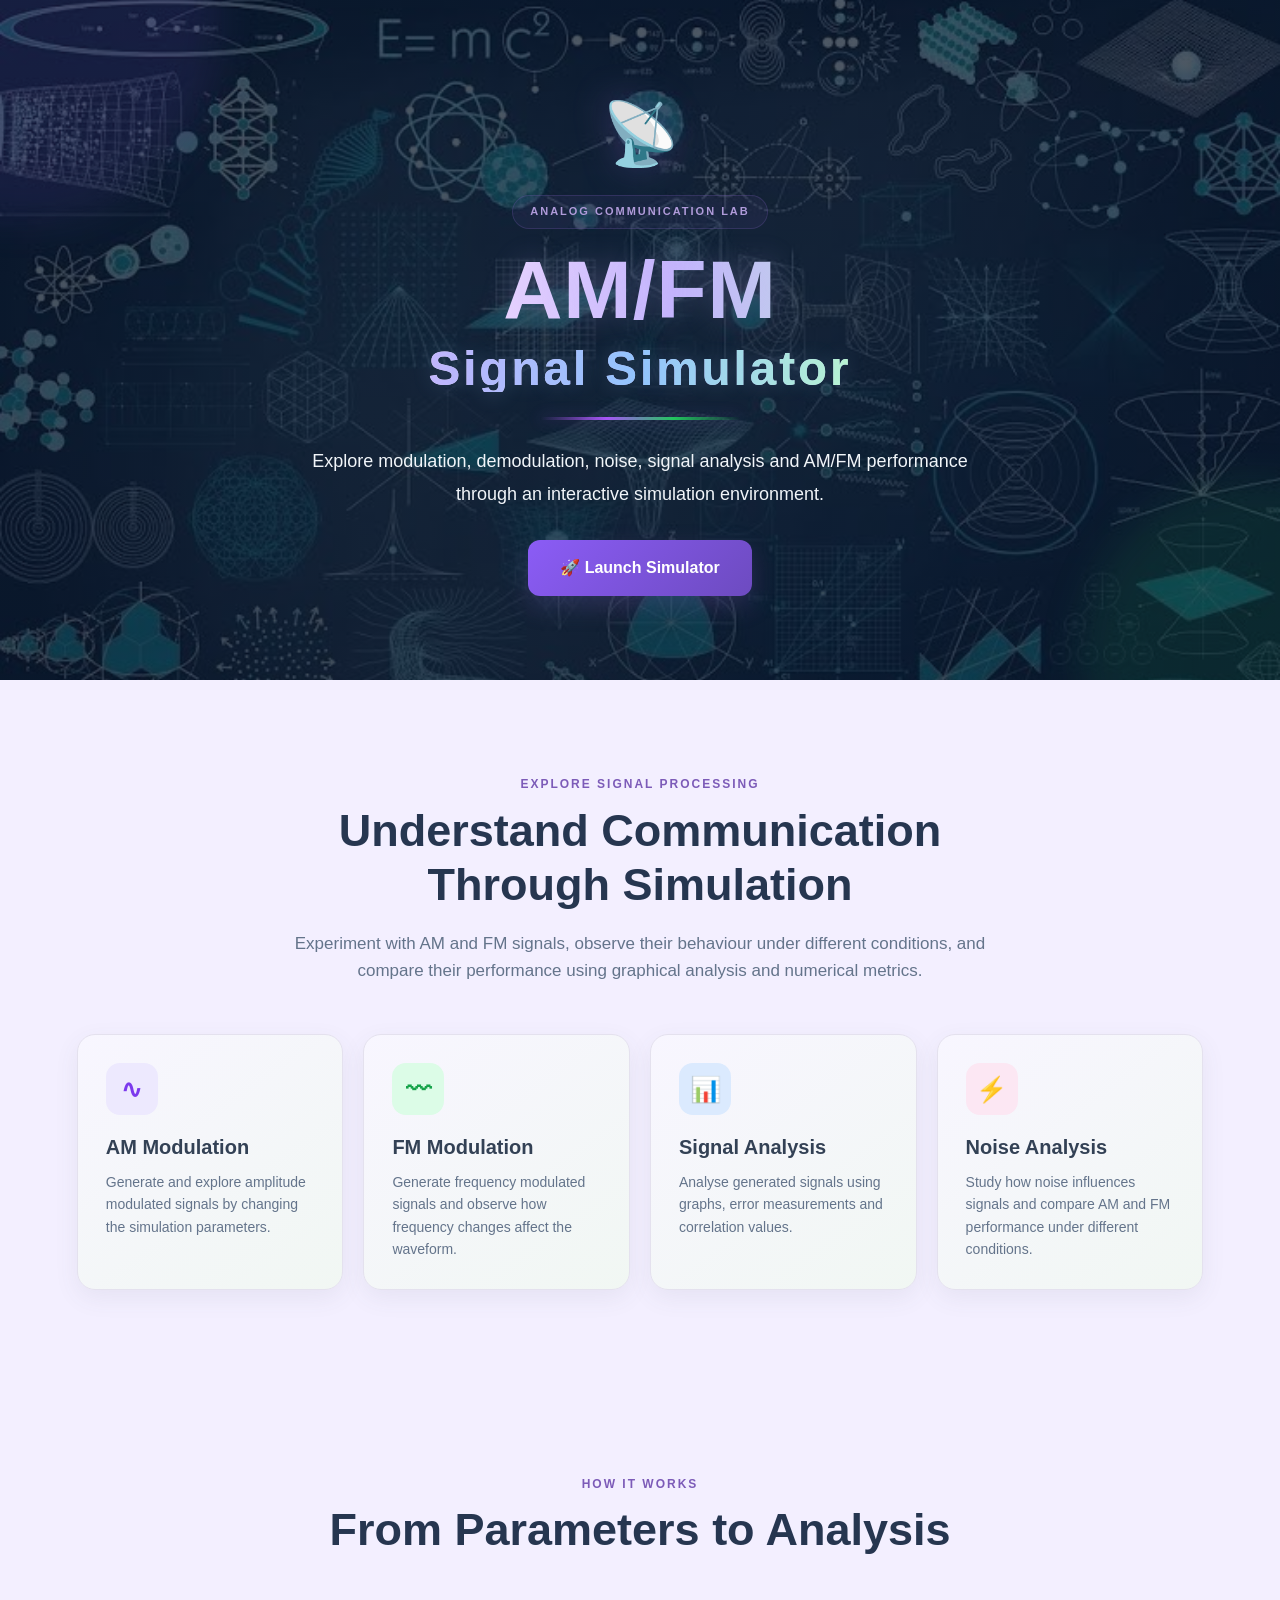
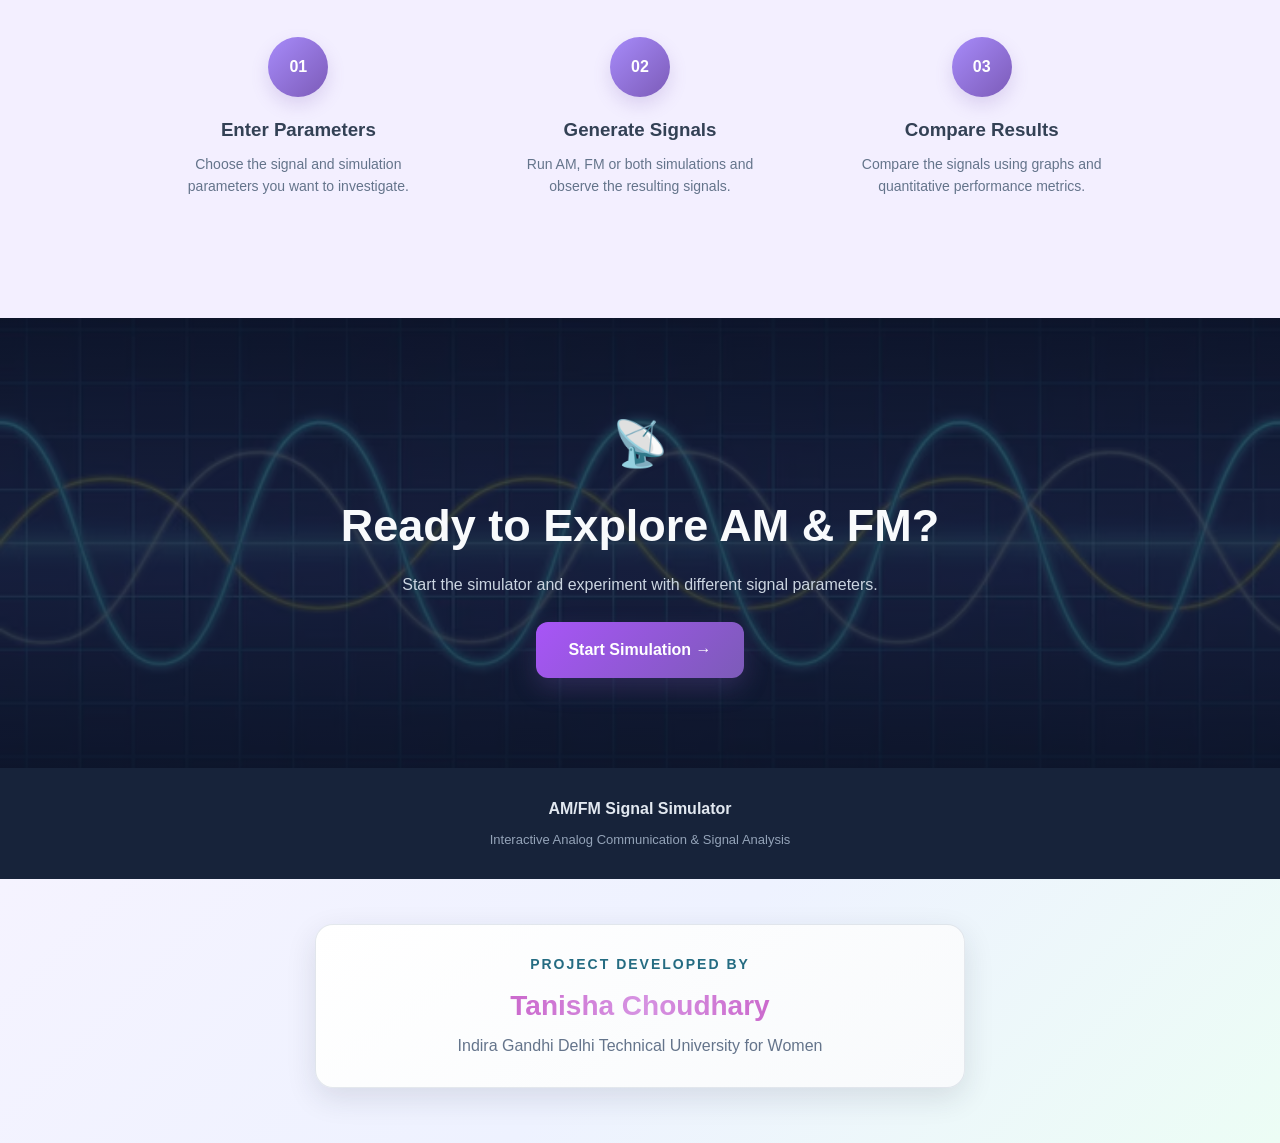
<file: index.html>
<!DOCTYPE html>
<html lang="en">

<head>
    <meta charset="UTF-8">
    <meta name="viewport" content="width=device-width, initial-scale=1.0">

    <title>AM/FM Signal Simulator</title>

    <link rel="stylesheet" href="landing.css">
</head>

<body>

    <!-- ==========================================
         HERO SECTION
    =========================================== -->

    <section class="hero">

        <div class="hero-content">

            <div class="hero-icon">
                📡
            </div>

            <div class="badge">
                ANALOG COMMUNICATION LAB
            </div>

            <h1>
                AM/FM
                <span>Signal Simulator</span>
            </h1>

            <div class="title-line"></div>

            <p class="hero-description">
                Explore modulation, demodulation, noise,
                signal analysis and AM/FM performance
                through an interactive simulation environment.
            </p>

            <a href="simulator.html" class="launch-button">
                🚀 Launch Simulator
            </a>

        </div>

    </section>


    <!-- ==========================================
         INTRODUCTION
    =========================================== -->

    <div class="explore-process-background">

<section class="intro">

        <div class="section-heading">

            <span>EXPLORE SIGNAL PROCESSING</span>

            <h2>
                Understand Communication
                Through Simulation
            </h2>

            <p>
                Experiment with AM and FM signals, observe
                their behaviour under different conditions,
                and compare their performance using
                graphical analysis and numerical metrics.
            </p>

        </div>


        <!-- ==========================================
             FEATURE CARDS
        =========================================== -->

        <div class="features">

            <a href="https://en.wikipedia.org/wiki/Amplitude_modulation"
               target="_blank"
               class="feature-card">

                <div class="feature-icon purple">
                    ∿
                </div>

                <h3>AM Modulation</h3>

                <p>
                    Generate and explore amplitude
                    modulated signals by changing
                    the simulation parameters.
                </p>

            </a>


            <a href="https://en.wikipedia.org/wiki/Frequency_modulation"
               target="_blank"
               class="feature-card">

                <div class="feature-icon green">
                    〰
                </div>

                <h3>FM Modulation</h3>

                <p>
                    Generate frequency modulated
                    signals and observe how frequency
                    changes affect the waveform.
                </p>

            </a>


            <a href="https://en.wikipedia.org/wiki/Signal_processing"
               target="_blank"
               class="feature-card">

                <div class="feature-icon blue">
                    📊
                </div>

                <h3>Signal Analysis</h3>

                <p>
                    Analyse generated signals using
                    graphs, error measurements and
                    correlation values.
                </p>

            </a>


            <a href="https://en.wikipedia.org/wiki/Noise"
               target="_blank"
               class="feature-card">

                <div class="feature-icon pink">
                    ⚡
                </div>

                <h3>Noise Analysis</h3>

                <p>
                    Study how noise influences signals
                    and compare AM and FM performance
                    under different conditions.
                </p>

            </a>

        </div>

    </section>


    <!-- ==========================================
         HOW IT WORKS
    =========================================== -->

    <section class="process">

        <div class="section-heading">

            <span>HOW IT WORKS</span>

            <h2>
                From Parameters to Analysis
            </h2>

        </div>


        <div class="steps">

            <div class="step">

                <div class="step-number">
                    01
                </div>

                <h3>
                    Enter Parameters
                </h3>

                <p>
                    Choose the signal and simulation
                    parameters you want to investigate.
                </p>

            </div>


            <div class="step">

                <div class="step-number">
                    02
                </div>

                <h3>
                    Generate Signals
                </h3>

                <p>
                    Run AM, FM or both simulations
                    and observe the resulting signals.
                </p>

            </div>


            <div class="step">

                <div class="step-number">
                    03
                </div>

                <h3>
                    Compare Results
                </h3>

                <p>
                    Compare the signals using graphs
                    and quantitative performance metrics.
                </p>

            </div>

        </div>

    </section>

</div>

<!-- ==========================================
     CALL TO ACTION
========================================== -->

    <section class="cta">

        <div class="cta-content">

            <div class="cta-icon">
                📡
            </div>

            <h2>
                Ready to Explore AM & FM?
            </h2>

            <p>
                Start the simulator and experiment
                with different signal parameters.
            </p>

            <a href="simulator.html" class="launch-button">
                Start Simulation →
            </a>

        </div>

    </section>


    <!-- ==========================================
         FOOTER
    =========================================== -->

    <footer>

        <p>
            AM/FM Signal Simulator
        </p>

        <span>
            Interactive Analog Communication & Signal Analysis
        </span>

    </footer>

    <section class="developer-section">
        <div class="developer-card">
            <div class="developer-label">PROJECT DEVELOPED BY</div>

            <h2>Tanisha Choudhary</h2>

            <p>Indira Gandhi Delhi Technical University for Women</p>
        </div>
    </section>

</body>

</html>
</file>
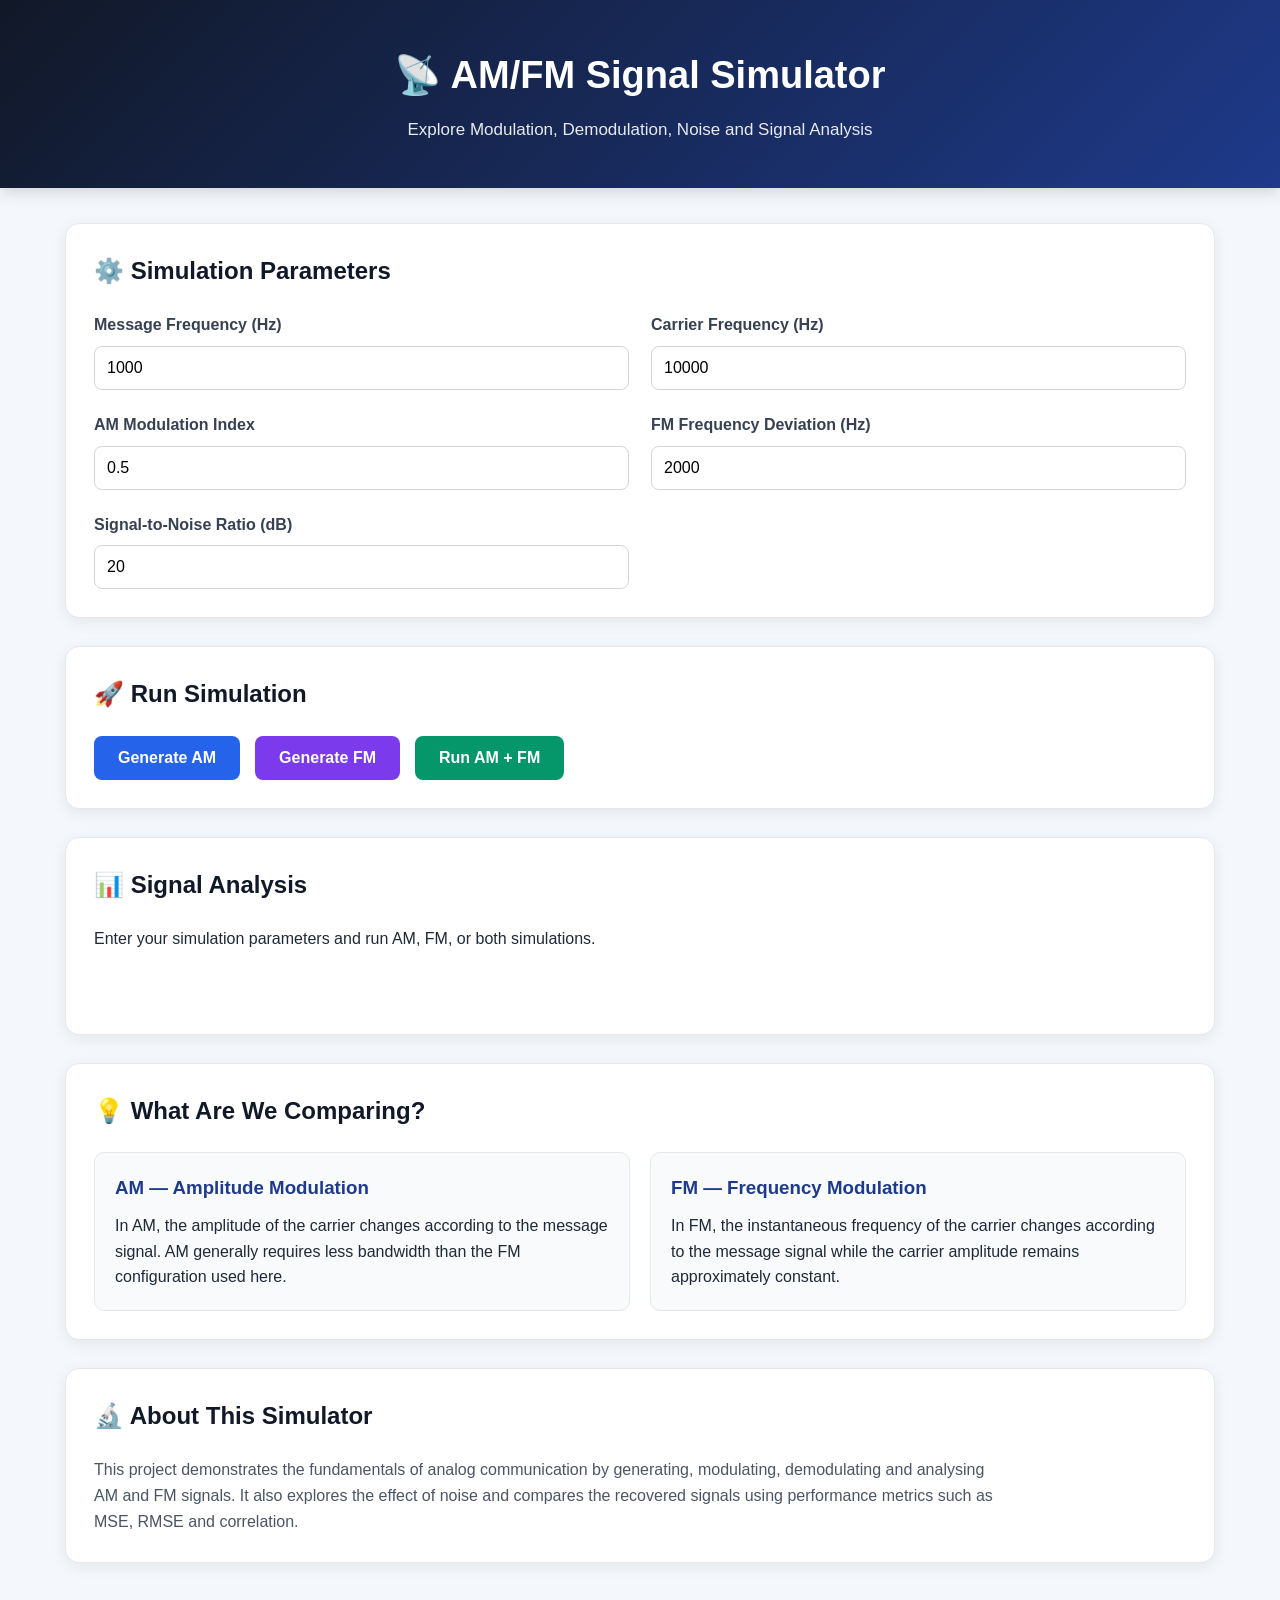
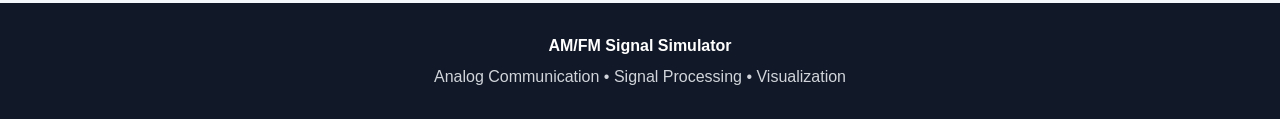
<file: web/index.html>
<!DOCTYPE html>
<html lang="en">

<head>
    <meta charset="UTF-8">
    <meta name="viewport" content="width=device-width, initial-scale=1.0">

    <title>AM/FM Signal Simulator</title>

    <link rel="stylesheet" href="style.css">
</head>

<body>

    <!-- ==========================================
         HEADER
    =========================================== -->

    <header>

        <div class="header-content">

            <h1>📡 AM/FM Signal Simulator</h1>

            <p>
                Explore Modulation, Demodulation,
                Noise and Signal Analysis
            </p>

        </div>

    </header>


    <main>

        <!-- ==========================================
             SIMULATION PARAMETERS
        =========================================== -->

        <section class="card">

            <h2>⚙️ Simulation Parameters</h2>

            <div class="controls">

                <div class="control">

                    <label for="messageFrequency">
                        Message Frequency (Hz)
                    </label>

                    <input
                        type="number"
                        id="messageFrequency"
                        value="1000"
                        min="1"
                    >

                </div>


                <div class="control">

                    <label for="carrierFrequency">
                        Carrier Frequency (Hz)
                    </label>

                    <input
                        type="number"
                        id="carrierFrequency"
                        value="10000"
                        min="1"
                    >

                </div>


                <div class="control">

                    <label for="amIndex">
                        AM Modulation Index
                    </label>

                    <input
                        type="number"
                        id="amIndex"
                        value="0.5"
                        min="0"
                        step="0.1"
                    >

                </div>


                <div class="control">

                    <label for="frequencyDeviation">
                        FM Frequency Deviation (Hz)
                    </label>

                    <input
                        type="number"
                        id="frequencyDeviation"
                        value="2000"
                        min="0"
                    >

                </div>


                <div class="control">

                    <label for="snr">
                        Signal-to-Noise Ratio (dB)
                    </label>

                    <input
                        type="number"
                        id="snr"
                        value="20"
                    >

                </div>

            </div>

        </section>


        <!-- ==========================================
             SIMULATION BUTTONS
        =========================================== -->

        <section class="card">

            <h2>🚀 Run Simulation</h2>

            <div class="buttons">

                <button
                    class="am-button"
                    onclick="runAM()"
                >
                    Generate AM
                </button>


                <button
                    class="fm-button"
                    onclick="runFM()"
                >
                    Generate FM
                </button>


                <button
                    class="both-button"
                    onclick="runBoth()"
                >
                    Run AM + FM
                </button>

            </div>

        </section>


        <!-- ==========================================
             RESULTS
        =========================================== -->

        <section class="card">

            <h2>📊 Signal Analysis</h2>

            <div id="results">

                <p>
                    Enter your simulation parameters and
                    run AM, FM, or both simulations.
                </p>

            </div>

        </section>


        <!-- ==========================================
             AM SECTION
        =========================================== -->

        <section class="card" id="amSection" style="display: none;">

            <h2>〰️ AM Signal Visualization</h2>

 <div class="graph-container">

    <div class="graph-box">
        <h3>Message Signal</h3>
        <canvas id="messageGraph"></canvas>
    </div>

    <div class="graph-box">
        <h3>AM Modulated Signal</h3>
        <canvas id="amGraph"></canvas>
    </div>

    <div class="graph-box">
        <h3>AM Signal with Noise</h3>
        <canvas id="amNoiseGraph"></canvas>
    </div>

    <div class="graph-box">
        <h3>AM Demodulated Signal</h3>
        <canvas id="amDemodulatedGraph"></canvas>
    </div>

    <div class="graph-box">
        <h3>AM Demodulated Signal with Noise</h3>
        <canvas id="amNoisyDemodulatedGraph"></canvas>
    </div>

</div>

            </div>

        </section>


        <!-- ==========================================
             FM SECTION
        =========================================== -->

        <section class="card" id="fmSection" style="display: none;">

            <h2>〰️ FM Signal Visualization</h2>

            <div class="graph-container">

    <div class="graph-box">
        <h3>Message Signal</h3>
        <canvas id="fmMessageGraph"></canvas>
    </div>

    <div class="graph-box">
        <h3>FM Modulated Signal</h3>
        <canvas id="fmGraph"></canvas>
    </div>

    <div class="graph-box">
        <h3>FM Signal with Noise</h3>
        <canvas id="fmNoiseGraph"></canvas>
    </div>

    <div class="graph-box">
        <h3>FM Demodulated Signal</h3>
        <canvas id="fmDemodulatedGraph"></canvas>
    </div>

    <div class="graph-box">
        <h3>FM Demodulated Signal with Noise</h3>
        <canvas id="fmNoisyDemodulatedGraph"></canvas>

                </div>

            </div>

        </section>


<!-- ==========================================
     COMPARISON SECTION
=========================================== -->

<section
    class="card"
    id="comparisonSection"
    style="display: none;"
>

    <h2>📊 AM vs FM Comparison</h2>

    <div class="graph-container">

        <div class="graph-box">

            <h3>
                Original vs AM vs FM Demodulated
            </h3>

            <canvas
                id="comparisonGraph"
            ></canvas>

        </div>


        <div class="graph-box">

            <h3>
                Noisy AM vs Noisy FM Recovery
            </h3>

            <canvas
                id="fmComparisonGraph"
            ></canvas>

        </div>

    </div>
<div class="graph-box">

    <h3>MSE Comparison</h3>

    <canvas id="mseComparisonGraph"></canvas>

</div>
<div class="graph-box">

    <h3>RMSE Comparison</h3>

    <canvas id="rmseComparisonGraph"></canvas>

</div>
<div class="graph-box">

    <h3>Correlation Comparison</h3>

    <canvas id="correlationComparisonGraph"></canvas>

</div>
<div class="graph-box">

    <h3>Noise Impact on Correlation</h3>

    <canvas id="noiseImpactGraph"></canvas>

</div>

<div class="final-result" id="finalResult">

    <h3>🏆 Final Result</h3>

    <p id="finalResultText">
        Run AM + FM to see the final comparison.
    </p>

</div>

</section>

        <!-- ==========================================
             EXPLANATION
        =========================================== -->

        <section class="card">

            <h2>💡 What Are We Comparing?</h2>

            <div class="explanation">

                <div>

                    <h3>AM — Amplitude Modulation</h3>

                    <p>
                        In AM, the amplitude of the carrier
                        changes according to the message signal.
                        AM generally requires less bandwidth
                        than the FM configuration used here.
                    </p>

                </div>


                <div>

                    <h3>FM — Frequency Modulation</h3>

                    <p>
                        In FM, the instantaneous frequency
                        of the carrier changes according to
                        the message signal while the carrier
                        amplitude remains approximately constant.
                    </p>

                </div>

            </div>

        </section>


        <!-- ==========================================
             PROJECT SUMMARY
        =========================================== -->

        <section class="card">

            <h2>🔬 About This Simulator</h2>

            <p class="about-text">

                This project demonstrates the fundamentals of
                analog communication by generating, modulating,
                demodulating and analysing AM and FM signals.

                It also explores the effect of noise and compares
                the recovered signals using performance metrics
                such as MSE, RMSE and correlation.

            </p>

        </section>

    </main>


    <!-- ==========================================
         FOOTER
    =========================================== -->

    <footer>

        <p>
            AM/FM Signal Simulator
        </p>

        <p>
            Analog Communication • Signal Processing • Visualization
        </p>

    </footer>


    <script src="script.js"></script>

</body>

</html>
</file>
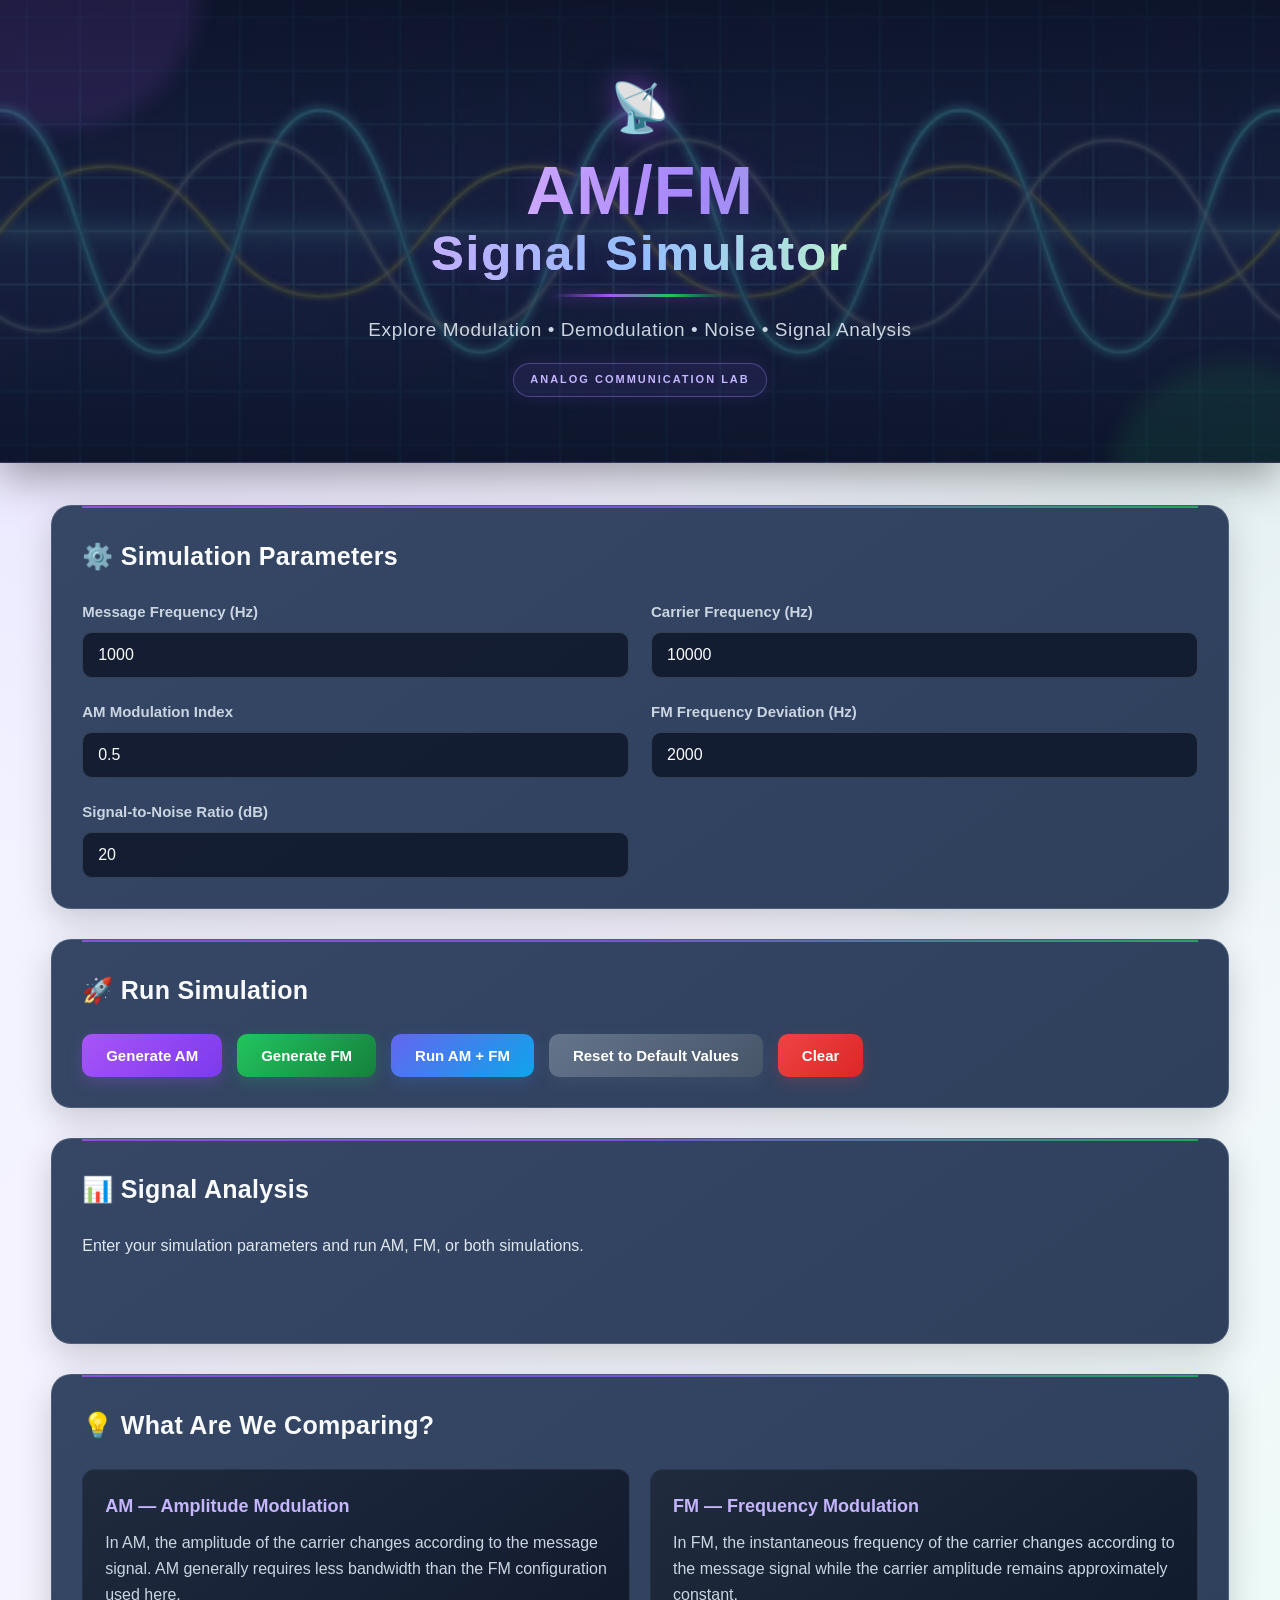
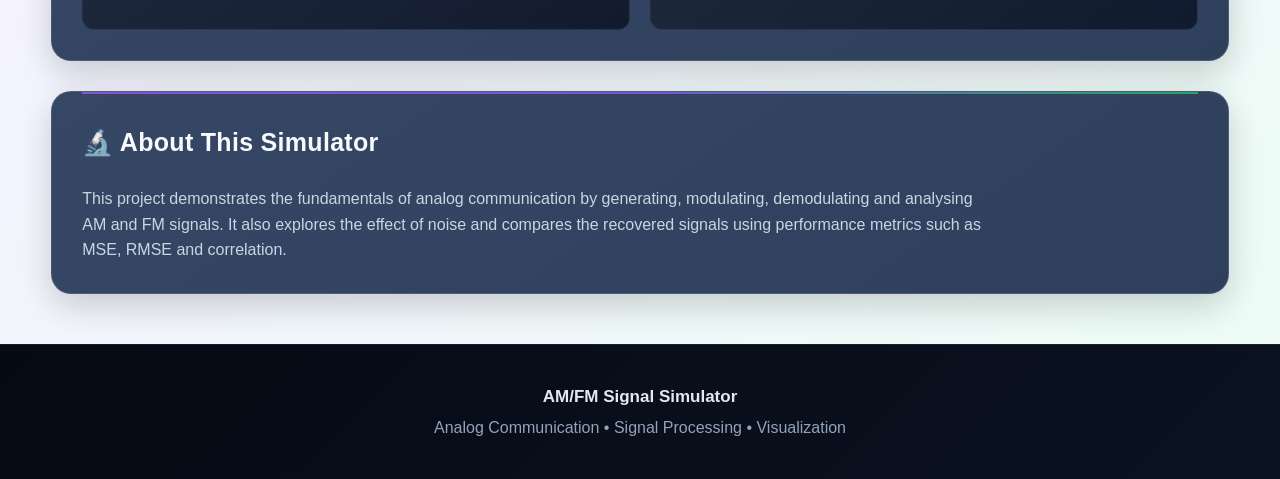
<file: simulator.html>
<!DOCTYPE html>
<html lang="en">

<head>
    <meta charset="UTF-8">
    <meta name="viewport" content="width=device-width, initial-scale=1.0">

    <title>AM/FM Signal Simulator</title>

    <link rel="stylesheet" href="style.css">
</head>

<body>

    <!-- ==========================================
         HEADER
    =========================================== -->

    <header>

    <div class="header-content">

        <div class="header-icon">
            📡
        </div>

        <h1>
            AM/FM
            <span>Signal Simulator</span>
        </h1>

        <div class="header-line"></div>

        <p class="header-subtitle">
            Explore Modulation • Demodulation • Noise • Signal Analysis
        </p>

        <div class="header-badge">
            ANALOG COMMUNICATION LAB
        </div>

    </div>

</header>


    <main>

        <!-- ==========================================
             SIMULATION PARAMETERS
        =========================================== -->

        <section class="card">

            <h2>⚙️ Simulation Parameters</h2>

            <div class="controls">

                <div class="control">

                    <label for="messageFrequency">
                        Message Frequency (Hz)
                    </label>

                    <input
                        type="number"
                        id="messageFrequency"
                        value="1000"
                        min="1"
                    >

                </div>


                <div class="control">

                    <label for="carrierFrequency">
                        Carrier Frequency (Hz)
                    </label>

                    <input
                        type="number"
                        id="carrierFrequency"
                        value="10000"
                        min="1"
                    >

                </div>


                <div class="control">

                    <label for="amIndex">
                        AM Modulation Index
                    </label>

                    <input
                        type="number"
                        id="amIndex"
                        value="0.5"
                        min="0"
                        step="0.1"
                    >

                </div>


                <div class="control">

                    <label for="frequencyDeviation">
                        FM Frequency Deviation (Hz)
                    </label>

                    <input
                        type="number"
                        id="frequencyDeviation"
                        value="2000"
                        min="0"
                    >

                </div>


                <div class="control">

                    <label for="snr">
                        Signal-to-Noise Ratio (dB)
                    </label>

                    <input
                        type="number"
                        id="snr"
                        value="20"
                    >

                </div>

            </div>

        </section>


        <!-- ==========================================
             SIMULATION BUTTONS
        =========================================== -->

        <section class="card">

            <h2>🚀 Run Simulation</h2>

            <div class="buttons">

                <button
                    class="am-button"
                    onclick="runAM()"
                >
                    Generate AM
                </button>


                <button
                    class="fm-button"
                    onclick="runFM()"
                >
                    Generate FM
                </button>


                <button
                    class="both-button"
                    onclick="runBoth()"
                >
                    Run AM + FM
                </button>

            <button
    class="reset-button"
    onclick="resetParameters()"
>
    Reset to Default Values
</button>
<button class="clear-button" onclick="clearAll()">
    Clear
</button>

            </div>

        </section>


        <!-- ==========================================
             RESULTS
        =========================================== -->

        <section class="card">

            <h2>📊 Signal Analysis</h2>

            <div id="results">

                <p>
                    Enter your simulation parameters and
                    run AM, FM, or both simulations.
                </p>

            </div>

        </section>


        <!-- ==========================================
             AM SECTION
        =========================================== -->

        <section class="card" id="amSection" style="display: none;">

            <h2>〰️ AM Signal Visualization</h2>

 <div class="graph-container">

    <div class="graph-box">
        <h3>Message Signal</h3>
        <canvas id="messageGraph"></canvas>
    </div>

    <div class="graph-box">
        <h3>AM Modulated Signal</h3>
        <canvas id="amGraph"></canvas>
    </div>

    <div class="graph-box">
        <h3>AM Signal with Noise</h3>
        <canvas id="amNoiseGraph"></canvas>
    </div>

    <div class="graph-box">
        <h3>AM Demodulated Signal</h3>
        <canvas id="amDemodulatedGraph"></canvas>
    </div>

    <div class="graph-box">
        <h3>AM Demodulated Signal with Noise</h3>
        <canvas id="amNoisyDemodulatedGraph"></canvas>
    </div>

</div>

            </div>

        </section>


        <!-- ==========================================
             FM SECTION
        =========================================== -->

        <section class="card" id="fmSection" style="display: none;">

            <h2>〰️ FM Signal Visualization</h2>

            <div class="graph-container">

    <div class="graph-box">
        <h3>Message Signal</h3>
        <canvas id="fmMessageGraph"></canvas>
    </div>

    <div class="graph-box">
        <h3>FM Modulated Signal</h3>
        <canvas id="fmGraph"></canvas>
    </div>

    <div class="graph-box">
        <h3>FM Signal with Noise</h3>
        <canvas id="fmNoiseGraph"></canvas>
    </div>

    <div class="graph-box">
        <h3>FM Demodulated Signal</h3>
        <canvas id="fmDemodulatedGraph"></canvas>
    </div>

    <div class="graph-box">
        <h3>FM Demodulated Signal with Noise</h3>
        <canvas id="fmNoisyDemodulatedGraph"></canvas>

                </div>

            </div>

        </section>


<!-- ==========================================
     COMPARISON SECTION
=========================================== -->

<section
    class="card"
    id="comparisonSection"
    style="display: none;"
>

    <h2>📊 AM vs FM Comparison</h2>

    <div class="graph-container">

        <div class="graph-box">

            <h3>
                Original vs AM vs FM Demodulated
            </h3>

            <canvas
                id="comparisonGraph"
            ></canvas>

        </div>


        <div class="graph-box">

            <h3>
                Noisy AM vs Noisy FM Recovery
            </h3>

            <canvas
                id="fmComparisonGraph"
            ></canvas>

        </div>

    </div>
<div class="graph-box">

    <h3>MSE Comparison</h3>

    <canvas id="mseComparisonGraph"></canvas>

</div>
<div class="graph-box">

    <h3>RMSE Comparison</h3>

    <canvas id="rmseComparisonGraph"></canvas>

</div>
<div class="graph-box">

    <h3>Correlation Comparison</h3>

    <canvas id="correlationComparisonGraph"></canvas>

</div>
<div class="graph-box">

    <h3>Noise Impact on Correlation</h3>

    <canvas id="noiseImpactGraph"></canvas>

</div>

<div class="final-result" id="finalResult">

    <h3>🏆 Final Result</h3>

    <p id="finalResultText">
        Run AM + FM to see the final comparison.
    </p>

</div>

</section>

        <!-- ==========================================
             EXPLANATION
        =========================================== -->

        <section class="card">

            <h2>💡 What Are We Comparing?</h2>

            <div class="explanation">

                <div>

                    <h3>AM — Amplitude Modulation</h3>

                    <p>
                        In AM, the amplitude of the carrier
                        changes according to the message signal.
                        AM generally requires less bandwidth
                        than the FM configuration used here.
                    </p>

                </div>


                <div>

                    <h3>FM — Frequency Modulation</h3>

                    <p>
                        In FM, the instantaneous frequency
                        of the carrier changes according to
                        the message signal while the carrier
                        amplitude remains approximately constant.
                    </p>

                </div>

            </div>

        </section>


        <!-- ==========================================
             PROJECT SUMMARY
        =========================================== -->

        <section class="card">

            <h2>🔬 About This Simulator</h2>

            <p class="about-text">

                This project demonstrates the fundamentals of
                analog communication by generating, modulating,
                demodulating and analysing AM and FM signals.

                It also explores the effect of noise and compares
                the recovered signals using performance metrics
                such as MSE, RMSE and correlation.

            </p>

        </section>

    </main>


    <!-- ==========================================
         FOOTER
    =========================================== -->

    <footer>

        <p>
            AM/FM Signal Simulator
        </p>

        <p>
            Analog Communication • Signal Processing • Visualization
        </p>

    </footer>


    <script src="script.js"></script>

</body>

</html>
</file>
<file: landing.css>
/* ==========================================
   GLOBAL
========================================== */

* {
    box-sizing: border-box;
    margin: 0;
    padding: 0;
}

html {
    scroll-behavior: smooth;
}

body {
    font-family: "Segoe UI", Arial, sans-serif;

    color: #1f2937;

    background:
        linear-gradient(
            135deg,
            #f3f0ff,
            #eef7f1
        );

    line-height: 1.6;
}


/* ==========================================
   HERO
========================================== */

.hero {
    min-height: 680px;

    display: flex;

    align-items: center;

    justify-content: center;

    text-align: center;

    position: relative;

    overflow: hidden;

    background:
        linear-gradient(
            rgba(8, 18, 35, 0.70),
            rgba(8, 18, 35, 0.75)
        ),
        url("background.jpg.jpeg");

    background-size: cover;

    background-position: center;

    background-repeat: no-repeat;

    padding: 80px 20px;
}


/* Decorative circles */

.hero::before,
.hero::after {
    content: "";

    position: absolute;

    border-radius: 50%;

    pointer-events: none;
}

.hero::before {
    width: 400px;

    height: 400px;

    left: -180px;

    top: -180px;

    background:
        rgba(139, 92, 246, 0.10);

    filter: blur(20px);
}

.hero::after {
    width: 350px;

    height: 350px;

    right: -150px;

    bottom: -150px;

    background:
        rgba(34, 197, 94, 0.10);

    filter: blur(20px);
}


.hero-content {
    position: relative;

    z-index: 2;

    max-width: 900px;
}


/* ==========================================
   HERO ICON
========================================== */

.hero-icon {
    font-size: 62px;

    margin-bottom: 12px;

    filter:
        drop-shadow(
            0 0 18px
            rgba(124, 92, 184, 0.35)
        );

    animation:
        pulse 2.5s ease-in-out infinite;
}


/* ==========================================
   BADGE
========================================== */

.badge {
    display: inline-block;

    padding: 7px 17px;

    margin-bottom: 20px;

    border-radius: 50px;

    background:
        rgba(124, 92, 184, 0.09);

    border:
        1px solid
        rgba(124, 92, 184, 0.25);

    color: #b09bda;

    font-size: 11px;

    font-weight: 800;

    letter-spacing: 2px;
}


/* ==========================================
   HERO TITLE
========================================== */

.hero h1 {
    display: flex;

    flex-direction: column;

    align-items: center;

    gap: 4px;

    font-size: clamp(48px, 8vw, 82px);

    line-height: 1;

    font-weight: 900;

    letter-spacing: 1px;

    background:
        linear-gradient(
            90deg,
            #ffffff 0%,
            #e9d5ff 30%,
            #c4b5fd 55%,
            #bbf7d0 100%
        );

    -webkit-background-clip: text;

    background-clip: text;

    -webkit-text-fill-color: transparent;

    text-shadow:
        0 0 30px
        rgba(196, 181, 253, 0.25);
}

.hero h1 span {
    font-size: 0.58em;

    margin-top: 10px;

    letter-spacing: 3px;

    background:
        linear-gradient(
            90deg,
            #c4b5fd,
            #93c5fd,
            #bbf7d0
        );

    -webkit-background-clip: text;

    background-clip: text;

    -webkit-text-fill-color: transparent;

    text-shadow:
        0 0 20px
        rgba(147, 197, 253, 0.22);
}


/* ==========================================
   TITLE LINE
========================================== */

.title-line {
    width: 200px;

    height: 3px;

    margin: 25px auto;

    border-radius: 50px;

    background:
        linear-gradient(
            90deg,
            transparent,
            #a855f7,
            #22c55e,
            transparent
        );

    box-shadow:
        0 0 15px
        rgba(168, 85, 247, 0.25);
}


/* ==========================================
   DESCRIPTION
========================================== */

.hero-description {
    max-width: 700px;

    margin: auto;

    color: #f1f5f9;

    font-size: 18px;

    line-height: 1.8;
}


/* ==========================================
   LAUNCH BUTTON
========================================== */

.launch-button {
    display: inline-block;

    margin-top: 30px;

    padding: 15px 32px;

    border-radius: 12px;

    text-decoration: none;

    color: white;

    font-size: 16px;

    font-weight: 800;

    background:
        linear-gradient(
            135deg,
            #8b5cf6,
            #6d4bc0
        );

    box-shadow:
        0 10px 25px
        rgba(124, 92, 184, 0.25);

    transition:
        transform 0.2s,
        box-shadow 0.2s;
}

.launch-button:hover {
    transform: translateY(-4px);

    box-shadow:
        0 15px 30px
        rgba(124, 92, 184, 0.32);
}


/* ==========================================
   INTRO
========================================== */

.intro {
    padding: 90px 6%;

    position: relative;

    overflow: hidden;

    background: transparent;

    background-size: cover;

    background-position: center;

    background-repeat: no-repeat;
}
.section-heading {
    max-width: 750px;

    margin: 0 auto 50px;

    text-align: center;
}

.section-heading > span {
    color: #7c5bb8;

    font-size: 12px;

    font-weight: 800;

    letter-spacing: 2px;
}

.section-heading h2 {
    margin-top: 8px;

    font-size:
        clamp(30px, 5vw, 45px);

    color: #263650;

    line-height: 1.2;
}

.section-heading p {
    margin-top: 18px;

    color: #64748b;

    font-size: 17px;
}


/* ==========================================
   FEATURE CARDS
========================================== */

.features {
    max-width: 1150px;

    margin: auto;

    display: grid;

    grid-template-columns:
        repeat(4, 1fr);

    gap: 20px;
}

.feature-card {
    padding: 28px;

    border-radius: 18px;

    background:
        linear-gradient(
            145deg,
            #f8f6ff,
            #f1f7f3
        );

    border:
        1px solid #e4e1ee;

    box-shadow:
        0 8px 25px
        rgba(71, 85, 105, 0.08);

    transition:
        transform 0.2s,
        box-shadow 0.2s;

    text-decoration: none;

    color: inherit;

    cursor: pointer;
}

.feature-card:hover {
    transform: translateY(-7px);

    box-shadow:
        0 15px 30px
        rgba(71, 85, 105, 0.13);
}

.feature-card h3 {
    margin: 16px 0 8px;

    color: #334155;

    font-size: 20px;
}

.feature-card p {
    color: #64748b;

    font-size: 14px;
}


/* ==========================================
   FEATURE ICONS
========================================== */

.feature-icon {
    width: 52px;

    height: 52px;

    display: flex;

    align-items: center;

    justify-content: center;

    border-radius: 14px;

    font-size: 25px;

    font-weight: bold;
}

.feature-icon.purple {
    background: #ede9fe;

    color: #7c3aed;
}

.feature-icon.green {
    background: #dcfce7;

    color: #16a34a;
}

.feature-icon.blue {
    background: #dbeafe;

    color: #2563eb;
}

.feature-icon.pink {
    background: #fce7f3;

    color: #db2777;
}


/* ==========================================
   PROCESS
========================================== */

.process {
    padding: 90px 6%;

    background: transparent;

    background-size: cover;

    background-position: center;

    background-repeat: no-repeat;
}

.steps {
    max-width: 1000px;

    margin: auto;

    display: grid;

    grid-template-columns:
        repeat(3, 1fr);

    gap: 25px;
}

.step {
    text-align: center;

    padding: 30px;
}

.step-number {
    width: 60px;

    height: 60px;

    display: flex;

    align-items: center;

    justify-content: center;

    margin: auto;

    border-radius: 50%;

    background:
        linear-gradient(
            135deg,
            #a78bfa,
            #7c5bb8
        );

    color: white;

    font-weight: 900;

    box-shadow:
        0 8px 18px
        rgba(124, 92, 184, 0.20);
}

.step h3 {
    margin-top: 18px;

    color: #334155;
}

.step p {
    margin-top: 8px;

    color: #64748b;

    font-size: 14px;
}


/* ==========================================
   CTA
========================================== */

.cta {
    padding: 90px 20px;

    text-align: center;

    background:
        linear-gradient(
            rgba(8, 18, 35, 0.72),
            rgba(8, 18, 35, 0.78)
        ),
        url("cta-background.jpg.avif");

    background-size: cover;

    background-position: center;

    background-repeat: no-repeat;

    color: white;
}

.cta-icon {
    font-size: 45px;

    margin-bottom: 10px;
}

.cta h2 {
    font-size:
        clamp(30px, 5vw, 45px);

    color: #f8fafc;
}

.cta p {
    margin-top: 10px;

    color: #cbd5e1;

    font-size: 16px;
}

.cta .launch-button {
    margin-top: 25px;

    background:
        linear-gradient(
            135deg,
            #a855f7,
            #7c5bb8
        );
}


/* ==========================================
   FOOTER
========================================== */

footer {
    padding: 28px 20px;

    text-align: center;

    background: #17233a;

    color: #94a3b8;
}

footer p {
    color: #e2e8f0;

    font-weight: 700;

    margin-bottom: 4px;
}

footer span {
    font-size: 13px;
}


/* ==========================================
   ANIMATION
========================================== */

@keyframes pulse {

    0%,
    100% {
        transform: scale(1);

        filter:
            drop-shadow(
                0 0 12px
                rgba(124, 92, 184, 0.25)
            );
    }

    50% {
        transform: scale(1.08);

        filter:
            drop-shadow(
                0 0 22px
                rgba(124, 92, 184, 0.50)
            );
    }
}


/* ==========================================
   RESPONSIVE
========================================== */

@media (max-width: 900px) {

    .features {
        grid-template-columns:
            repeat(2, 1fr);
    }

    .steps {
        grid-template-columns: 1fr;
    }
}


@media (max-width: 600px) {

    .hero {
        min-height: 600px;

        padding: 60px 20px;
    }

    .hero-icon {
        font-size: 48px;
    }

    .hero h1 {
        font-size: 45px;
    }

    .hero h1 span {
        font-size: 0.58em;

        letter-spacing: 1px;
    }

    .hero-description {
        font-size: 15px;
    }

    .features {
        grid-template-columns: 1fr;
    }

    .intro,
    .process {
        padding: 65px 6%;
    }
}


/* ==========================================
   DEVELOPER / PROJECT DETAILS
========================================== */

.developer-section {
    padding: 45px 20px 55px;

    text-align: center;

    background:
        linear-gradient(
            135deg,
            #f5f3ff,
            #eef2ff,
            #ecfdf5
        );
}

.developer-card {
    max-width: 650px;

    margin: auto;

    padding: 28px 30px;

    background:
        linear-gradient(
            145deg,
            #ffffff,
            #f8fafc
        );

    border-radius: 18px;

    border:
        1px solid
        rgba(148, 163, 184, 0.25);

    box-shadow:
        0 10px 30px
        rgba(30, 41, 59, 0.12);
}

.developer-label {
    margin-bottom: 8px;

    color: #256c82;

    font-size: 14px;

    font-weight: 800;

    letter-spacing: 2px;
}

.developer-card h2 {
    margin-bottom: 5px;

    font-size: 28px;

    font-weight: 800;

    background:
        linear-gradient(
            90deg,
            #bd36b2,
            #d693e2,
            #bd36b2
        );

    -webkit-background-clip: text;

    background-clip: text;

    -webkit-text-fill-color: transparent;
}

.developer-card p {
    color: #64748b;

    font-size: 16px;

    font-weight: 500;

    margin: 0;
}
.explore-process-background {
    background: #f3efff;
}
</file>
<file: web/style.css>
/* ==========================================
   GLOBAL STYLES
========================================== */

* {
    box-sizing: border-box;
    margin: 0;
    padding: 0;
}

body {
    font-family: Arial, sans-serif;
    background: #f4f7fb;
    color: #1f2937;
    line-height: 1.6;
}


/* ==========================================
   HEADER
========================================== */

header {
    background: linear-gradient(
        135deg,
        #111827,
        #1e3a8a
    );

    color: white;
    text-align: center;

    padding: 45px 20px;

    box-shadow:
        0 4px 15px rgba(0, 0, 0, 0.15);
}

.header-content {
    max-width: 900px;
    margin: auto;
}

header h1 {
    font-size: 38px;
    margin-bottom: 10px;
}

header p {
    font-size: 17px;
    opacity: 0.9;
}


/* ==========================================
   MAIN CONTENT
========================================== */

main {
    width: 92%;
    max-width: 1150px;
    margin: 35px auto;
}


/* ==========================================
   CARDS
========================================== */

.card {
    background: white;

    padding: 28px;

    margin-bottom: 28px;

    border-radius: 14px;

    box-shadow:
        0 4px 15px rgba(0, 0, 0, 0.07);

    border: 1px solid #e5e7eb;
}

.card h2 {
    margin-bottom: 22px;

    color: #111827;

    font-size: 24px;
}


/* ==========================================
   SIMULATION CONTROLS
========================================== */

.controls {
    display: grid;

    grid-template-columns:
        repeat(2, 1fr);

    gap: 22px;
}

.control {
    display: flex;
    flex-direction: column;

    gap: 8px;
}

.control label {
    font-weight: bold;
    color: #374151;
}

.control input {
    padding: 12px;

    border:
        1px solid #d1d5db;

    border-radius: 8px;

    font-size: 16px;

    outline: none;

    transition: 0.2s;
}

.control input:focus {
    border-color: #2563eb;

    box-shadow:
        0 0 0 3px
        rgba(37, 99, 235, 0.12);
}


/* ==========================================
   BUTTONS
========================================== */

.buttons {
    display: flex;

    gap: 15px;

    flex-wrap: wrap;
}

button {
    padding: 13px 24px;

    border: none;

    border-radius: 8px;

    color: white;

    font-size: 16px;

    font-weight: bold;

    cursor: pointer;

    transition:
        transform 0.15s,
        box-shadow 0.15s,
        opacity 0.15s;
}

button:hover {
    transform: translateY(-2px);

    box-shadow:
        0 5px 12px
        rgba(0, 0, 0, 0.15);
}

button:active {
    transform: translateY(0);
}


/* AM button */

.am-button {
    background: #2563eb;
}

.am-button:hover {
    background: #1d4ed8;
}


/* FM button */

.fm-button {
    background: #7c3aed;
}

.fm-button:hover {
    background: #6d28d9;
}


/* Both button */

.both-button {
    background: #059669;
}

.both-button:hover {
    background: #047857;
}


/* ==========================================
   RESULTS
========================================== */

#results {
    min-height: 80px;
}

#results h2 {
    margin-bottom: 20px;
}

.result-grid {
    display: grid;

    grid-template-columns:
        repeat(3, 1fr);

    gap: 16px;
}

.result-card {
    background: #f8fafc;

    border:
        1px solid #e5e7eb;

    border-radius: 10px;

    padding: 18px;

    display: flex;

    flex-direction: column;

    gap: 5px;
}

.result-card span {
    color: #6b7280;

    font-size: 14px;
}

.result-card strong {
    font-size: 20px;

    color: #111827;
}


/* ==========================================
   COMPARISON TABLE
========================================== */

.comparison-table {
    overflow-x: auto;
}

.comparison-table table {
    width: 100%;

    border-collapse: collapse;

    margin-top: 10px;
}

.comparison-table th,
.comparison-table td {
    padding: 14px;

    text-align: center;

    border:
        1px solid #e5e7eb;
}

.comparison-table th {
    background: #1e3a8a;

    color: white;

    font-weight: bold;
}

.comparison-table td:first-child {
    font-weight: bold;

    text-align: left;

    background: #f8fafc;
}


/* ==========================================
   COMPARISON MESSAGE
========================================== */

.comparison-message {
    margin-top: 25px;

    padding: 20px;

    background: #eff6ff;

    border-left:
        5px solid #2563eb;

    border-radius: 8px;
}

.comparison-message h3 {
    margin-bottom: 10px;

    color: #1e3a8a;
}


/* ==========================================
   GRAPH SECTION
========================================== */

.graph-container {
    display: grid;

    grid-template-columns:
        1fr;

    gap: 25px;
}

.graph-box {
    background: #f8fafc;

    padding: 18px;

    border:
        1px solid #e5e7eb;

    border-radius: 10px;
}

.graph-box h3 {
    margin-bottom: 10px;

    color: #374151;

    font-size: 17px;
}

canvas {
    display: block;

    width: 100%;

    height: 300px;

    background: white;

    border-radius: 6px;
}


/* ==========================================
   EXPLANATION
========================================== */

.explanation {
    display: grid;

    grid-template-columns:
        repeat(2, 1fr);

    gap: 20px;
}

.explanation > div {
    background: #f8fafc;

    padding: 20px;

    border-radius: 10px;

    border:
        1px solid #e5e7eb;
}

.explanation h3 {
    margin-bottom: 10px;

    color: #1e3a8a;
}


/* ==========================================
   ABOUT SECTION
========================================== */

.about-text {
    color: #4b5563;

    font-size: 16px;

    max-width: 900px;
}


/* ==========================================
   FOOTER
========================================== */

footer {
    text-align: center;

    padding: 30px 20px;

    background: #111827;

    color: #d1d5db;

    margin-top: 40px;
}

footer p:first-child {
    font-weight: bold;

    color: white;

    margin-bottom: 5px;
}


/* ==========================================
   RESPONSIVE DESIGN
========================================== */

@media (max-width: 800px) {

    header h1 {
        font-size: 30px;
    }

    .controls {
        grid-template-columns: 1fr;
    }

    .result-grid {
        grid-template-columns:
            repeat(2, 1fr);
    }

    .explanation {
        grid-template-columns: 1fr;
    }
}


@media (max-width: 550px) {

    main {
        width: 95%;
    }

    .card {
        padding: 20px;
    }

    header {
        padding: 35px 15px;
    }

    header h1 {
        font-size: 25px;
    }

    .buttons {
        flex-direction: column;
    }

    button {
        width: 100%;
    }

    .result-grid {
        grid-template-columns: 1fr;
    }

    canvas {
        height: 250px;
    }
}
/* ==========================================
   FINAL RESULT CARD
========================================== */

.final-result {
    margin-top: 30px;
    padding: 24px;

    background: #f0fdf4;

    border: 1px solid #86efac;
    border-left: 6px solid #22c55e;

    border-radius: 12px;

    text-align: center;
}

.final-result h3 {
    margin-bottom: 10px;

    color: #166534;

    font-size: 22px;
}

.final-result p {
    color: #374151;

    font-size: 16px;

    line-height: 1.6;
}
/* ==========================================
   FINAL RESULT STATES
========================================== */

.final-result.fm-winner {
    background: #f0fdf4;
    border-color: #86efac;
    border-left-color: #22c55e;
}

.final-result.fm-winner h3 {
    color: #166534;
}


.final-result.am-winner {
    background: #faf5ff;
    border-color: #d8b4fe;
    border-left-color: #a855f7;
}

.final-result.am-winner h3 {
    color: #7e22ce;
}
</file>
<file: style.css>
/* ==========================================
   GLOBAL STYLES
========================================== */

* {
    box-sizing: border-box;
    margin: 0;
    padding: 0;
}

html {
    scroll-behavior: smooth;
}

body {
    font-family: "Segoe UI", Arial, sans-serif;

    background:
        radial-gradient(
            circle at 10% 10%,
            rgba(168, 85, 247, 0.10),
            transparent 30%
        ),
        radial-gradient(
            circle at 90% 20%,
            rgba(34, 197, 94, 0.08),
            transparent 30%
        ),
        linear-gradient(
            135deg,
            #eef2ff,
            #f5f3ff 45%,
            #ecfdf5
        );

    color: #1f2937;

    line-height: 1.6;

    min-height: 100vh;
}


/* ==========================================
   HEADER / HERO
========================================== */

/* ==========================================
   HEADER / HERO
========================================== */

header {
    position: relative;

    overflow: hidden;

    background:
        linear-gradient(
            rgba(8, 18, 35, 0.70),
            rgba(8, 18, 35, 0.75)
        ),
        url("cta-background.jpg.avif");

    background-size: cover;

    background-position: center;

    background-repeat: no-repeat;

    color: white;

    text-align: center;

    padding: 70px 20px 65px;

    border-bottom:
        1px solid rgba(255, 255, 255, 0.08);

    box-shadow:
        0 15px 40px rgba(0, 0, 0, 0.35);
}


/* Decorative glowing circles */

header::before {
    content: "";

    position: absolute;

    width: 280px;
    height: 280px;

    border-radius: 50%;

    background:
        rgba(168, 85, 247, 0.12);

    filter: blur(10px);

    top: -150px;
    left: -80px;
}

header::after {
    content: "";

    position: absolute;

    width: 250px;
    height: 250px;

    border-radius: 50%;

    background:
        rgba(34, 197, 94, 0.10);

    filter: blur(10px);

    right: -80px;
    bottom: -150px;
}

.header-content {
    position: relative;

    z-index: 2;

    max-width: 1000px;

    margin: auto;
}
/* Decorative glowing circles */

header::before {
    content: "";

    position: absolute;

    width: 280px;
    height: 280px;

    border-radius: 50%;

    background:
        rgba(168, 85, 247, 0.12);

    filter: blur(10px);

    top: -150px;
    left: -80px;
}

header::after {
    content: "";

    position: absolute;

    width: 250px;
    height: 250px;

    border-radius: 50%;

    background:
        rgba(34, 197, 94, 0.10);

    filter: blur(10px);

    right: -80px;
    bottom: -150px;
}

.header-content {
    position: relative;

    z-index: 2;

    max-width: 1000px;

    margin: auto;
}


/* Main website title */

header h1 {
    font-size: clamp(34px, 5vw, 58px);

    font-weight: 800;

    letter-spacing: 1px;

    margin-bottom: 15px;

    background:
        linear-gradient(
            90deg,
            #ffffff,
            #d8b4fe,
            #bbf7d0
        );

    -webkit-background-clip: text;
    background-clip: text;

    -webkit-text-fill-color: transparent;

    text-shadow:
        0 0 25px rgba(168, 85, 247, 0.18);
}


/* Subtitle */

header p {
    font-size: 18px;

    color: #cbd5e1;

    max-width: 750px;

    margin: auto;

    letter-spacing: 0.4px;
}


/* ==========================================
   MAIN CONTENT
========================================== */

main {
    width: 92%;

    max-width: 1200px;

    margin: 42px auto;
}


/* ==========================================
   CARDS
========================================== */

.card {
    position: relative;

    background:
        linear-gradient(
            145deg,
            #354765,
            #2f405d
        );

    padding: 30px;

    margin-bottom: 30px;

    border-radius: 20px;

    border:
        1px solid rgba(148, 163, 184, 0.25);

    box-shadow:
        0 12px 35px
        rgba(0, 0, 0, 0.18);

    overflow: hidden;
}

/* Small accent line at top */

.card::before {
    content: "";

    position: absolute;

    top: 0;
    left: 30px;
    right: 30px;

    height: 2px;

    background:
        linear-gradient(
            90deg,
            #a855f7,
            #8b5cf6,
            #22c55e
        );

    opacity: 0.75;
}


.card h2 {
    margin-bottom: 24px;

    color: #f8fafc;

    font-size: 25px;

    font-weight: 700;

    letter-spacing: 0.3px;
}


/* ==========================================
   SIMULATION CONTROLS
========================================== */

.controls {
    display: grid;

    grid-template-columns:
        repeat(2, 1fr);

    gap: 22px;
}

.control {
    display: flex;

    flex-direction: column;

    gap: 8px;
}

.control label {
    font-weight: 600;

    color: #cbd5e1;

    font-size: 15px;
}

.control input {
    padding: 13px 15px;

    border:
        1px solid #334155;

    border-radius: 10px;

    font-size: 16px;

    outline: none;

    color: #f8fafc;

    background:
        rgba(15, 23, 42, 0.85);

    transition:
        border-color 0.2s,
        box-shadow 0.2s,
        transform 0.2s;
}

.control input:hover {
    border-color: #64748b;
}

.control input:focus {
    border-color: #a855f7;

    box-shadow:
        0 0 0 3px
        rgba(168, 85, 247, 0.16);

    transform: translateY(-1px);
}


/* ==========================================
   BUTTONS
========================================== */

.buttons {
    display: flex;

    gap: 15px;

    flex-wrap: wrap;
}

button {
    padding: 13px 24px;

    border: none;

    border-radius: 10px;

    color: white;

    font-size: 15px;

    font-weight: 700;

    cursor: pointer;

    transition:
        transform 0.18s,
        box-shadow 0.18s,
        opacity 0.18s;
}

button:hover {
    transform: translateY(-3px);

    box-shadow:
        0 10px 22px
        rgba(0, 0, 0, 0.25);
}

button:active {
    transform: translateY(0);
}


/* AM button */

.am-button {
    background:
        linear-gradient(
            135deg,
            #a855f7,
            #7c3aed
        );

    box-shadow:
        0 5px 15px
        rgba(168, 85, 247, 0.25);
}

.am-button:hover {
    background:
        linear-gradient(
            135deg,
            #b66af8,
            #8b5cf6
        );
}


/* FM button */

.fm-button {
    background:
        linear-gradient(
            135deg,
            #22c55e,
            #15803d
        );

    box-shadow:
        0 5px 15px
        rgba(34, 197, 94, 0.22);
}

.fm-button:hover {
    background:
        linear-gradient(
            135deg,
            #4ade80,
            #16a34a
        );
}


/* Both button */

.both-button {
    background:
        linear-gradient(
            135deg,
            #6366f1,
            #0ea5e9
        );

    box-shadow:
        0 5px 15px
        rgba(59, 130, 246, 0.22);
}

.both-button:hover {
    background:
        linear-gradient(
            135deg,
            #818cf8,
            #38bdf8
        );
}


/* Reset button */

.reset-button {
    background:
        linear-gradient(
            135deg,
            #64748b,
            #475569
        );

    box-shadow:
        0 5px 15px
        rgba(100, 116, 139, 0.2);
}

.reset-button:hover {
    background:
        linear-gradient(
            135deg,
            #94a3b8,
            #64748b
        );
}


/* ==========================================
   RESULTS
========================================== */

#results {
    min-height: 80px;
}

#results h2 {
    margin-bottom: 20px;
}

.result-grid {
    display: grid;

    grid-template-columns:
        repeat(3, 1fr);

    gap: 16px;
}

.result-card {
    background:
        linear-gradient(
            145deg,
            rgba(30, 41, 59, 0.95),
            rgba(15, 23, 42, 0.95)
        );

    border:
        1px solid rgba(148, 163, 184, 0.15);

    border-radius: 12px;

    padding: 18px;

    display: flex;

    flex-direction: column;

    gap: 5px;

    transition:
        transform 0.2s,
        border-color 0.2s;
}

.result-card:hover {
    transform: translateY(-3px);

    border-color:
        rgba(168, 85, 247, 0.45);
}

.result-card span {
    color: #94a3b8;

    font-size: 14px;
}

.result-card strong {
    font-size: 20px;

    color: #f8fafc;
}


/* ==========================================
   COMPARISON TABLE
========================================== */

.comparison-table {
    overflow-x: auto;
}

.comparison-table table {
    width: 100%;

    border-collapse: collapse;

    margin-top: 10px;

    overflow: hidden;

    border-radius: 10px;
}

.comparison-table th,
.comparison-table td {
    padding: 14px;

    text-align: center;

    border:
        1px solid #334155;
}

.comparison-table th {
    background:
        linear-gradient(
            135deg,
            #7c3aed,
            #4f46e5
        );

    color: white;

    font-weight: bold;
}

.comparison-table td {
    color: #cbd5e1;

    background:
        rgba(15, 23, 42, 0.65);
}

.comparison-table td:first-child {
    font-weight: bold;

    text-align: left;

    background:
        rgba(30, 41, 59, 0.9);

    color: #f8fafc;
}


/* ==========================================
   COMPARISON MESSAGE
========================================== */

.comparison-message {
    margin-top: 25px;

    padding: 20px;

    background:
        rgba(59, 130, 246, 0.08);

    border-left:
        5px solid #60a5fa;

    border-radius: 10px;

    color: #cbd5e1;
}

.comparison-message h3 {
    margin-bottom: 10px;

    color: #93c5fd;
}


/* ==========================================
   GRAPH SECTION
========================================== */

.graph-container {
    display: grid;

    grid-template-columns:
        1fr;

    gap: 25px;
}

.graph-box {
    background:
        linear-gradient(
            145deg,
            rgba(30, 41, 59, 0.92),
            rgba(15, 23, 42, 0.92)
        );

    padding: 18px;

    border:
        1px solid rgba(148, 163, 184, 0.14);

    border-radius: 14px;

    box-shadow:
        0 8px 20px
        rgba(0, 0, 0, 0.18);

    transition:
        transform 0.2s,
        border-color 0.2s;
}

.graph-box:hover {
    transform: translateY(-2px);

    border-color:
        rgba(168, 85, 247, 0.32);
}

.graph-box h3 {
    margin-bottom: 12px;

    color: #e2e8f0;

    font-size: 17px;

    font-weight: 650;
}

canvas {
    display: block;

    width: 100%;

    height: 300px;

    background: #f5f0ff;

    border-radius: 8px;

    border:
        1px solid rgba(148, 163, 184, 0.25);
}


/* ==========================================
   EXPLANATION
========================================== */

.explanation {
    display: grid;

    grid-template-columns:
        repeat(2, 1fr);

    gap: 20px;
}

.explanation > div {
    background:
        linear-gradient(
            145deg,
            rgba(30, 41, 59, 0.92),
            rgba(15, 23, 42, 0.92)
        );

    padding: 22px;

    border-radius: 12px;

    border:
        1px solid rgba(148, 163, 184, 0.14);

    transition:
        transform 0.2s,
        border-color 0.2s;
}

.explanation > div:hover {
    transform: translateY(-3px);

    border-color:
        rgba(168, 85, 247, 0.35);
}

.explanation h3 {
    margin-bottom: 10px;

    color: #c4b5fd;

    font-size: 18px;
}

.explanation p {
    color: #cbd5e1;
}


/* ==========================================
   ABOUT SECTION
========================================== */

.about-text {
    color: #cbd5e1;

    font-size: 16px;

    max-width: 900px;
}


/* ==========================================
   FINAL RESULT CARD
========================================== */

/* ==========================================
   FINAL RESULT CARD
========================================== */

.final-result {
    margin-top: 30px;

    padding: 24px;

    background:
        linear-gradient(
            145deg,
            #526683,
            #485d79
        );

    border:
        1px solid rgba(255, 255, 255, 0.22);

    border-left:
        6px solid #8b5cf6;

    border-radius: 12px;

    text-align: center;

    box-shadow:
        0 8px 20px
        rgba(0, 0, 0, 0.14);
}

.final-result h3 {
    margin-bottom: 10px;

    color: #ffffff;

    font-size: 22px;
}

.final-result p {
    color: #e2e8f0;

    font-size: 16px;

    line-height: 1.6;
}

/* ==========================================
   FINAL RESULT STATES
========================================== */

/* ==========================================
   FINAL RESULT STATES
========================================== */

.final-result.fm-winner {
    background:
        linear-gradient(
            145deg,
            #526f68,
            #48645e
        );

    border-color:
        rgba(134, 239, 172, 0.40);

    border-left-color:
        #22c55e;
}

.final-result.fm-winner h3 {
    color: #bbf7d0;
}


.final-result.am-winner {
    background:
        linear-gradient(
            145deg,
            #62557a,
            #574b70
        );

    border-color:
        rgba(216, 180, 254, 0.40);

    border-left-color:
        #a855f7;
}

.final-result.am-winner h3 {
    color: #e9d5ff;
}

/* ==========================================
   FOOTER
========================================== */

footer {
    text-align: center;

    padding: 38px 20px;

    background:
        linear-gradient(
            135deg,
            #050a14,
            #0b1220
        );

    color: #94a3b8;

    margin-top: 50px;

    border-top:
        1px solid rgba(148, 163, 184, 0.10);
}

footer p:first-child {
    font-weight: bold;

    color: #e2e8f0;

    margin-bottom: 5px;

    font-size: 17px;
}


/* ==========================================
   RESPONSIVE DESIGN
========================================== */

@media (max-width: 800px) {

    header h1 {
        font-size: 34px;
    }

    .controls {
        grid-template-columns: 1fr;
    }

    .result-grid {
        grid-template-columns:
            repeat(2, 1fr);
    }

    .explanation {
        grid-template-columns: 1fr;
    }
}


@media (max-width: 550px) {

    main {
        width: 94%;

        margin-top: 25px;
    }

    .card {
        padding: 22px;

        border-radius: 16px;
    }

    header {
        padding: 50px 15px 45px;
    }

    header h1 {
        font-size: 28px;
    }

    header p {
        font-size: 15px;
    }

    .buttons {
        flex-direction: column;
    }

    button {
        width: 100%;
    }

    .result-grid {
        grid-template-columns: 1fr;
    }

    canvas {
        height: 250px;
    }
}
/* ==========================================
   ATTRACTIVE HEADER TITLE
========================================== */

.header-icon {
    font-size: 48px;

    margin-bottom: 8px;

    filter:
        drop-shadow(
            0 0 15px
            rgba(168, 85, 247, 0.55)
        );

    animation:
        signalPulse 2.5s ease-in-out infinite;
}


header h1 {
    display: flex;

    flex-direction: column;

    align-items: center;

    justify-content: center;

    gap: 2px;

    margin-bottom: 14px;

    font-size: clamp(42px, 6vw, 68px);

    line-height: 1.05;

    font-weight: 900;

    letter-spacing: 1px;

    background:
        linear-gradient(
            90deg,
            #ffffff 0%,
            #d8b4fe 35%,
            #a78bfa 55%,
            #86efac 100%
        );

    -webkit-background-clip: text;

    background-clip: text;

    -webkit-text-fill-color: transparent;

    text-shadow:
        0 0 30px
        rgba(168, 85, 247, 0.18);
}


header h1 span {
    font-size: 0.72em;

    letter-spacing: 2px;

    background:
        linear-gradient(
            90deg,
            #c4b5fd,
            #93c5fd,
            #bbf7d0
        );

    -webkit-background-clip: text;

    background-clip: text;

    -webkit-text-fill-color: transparent;
}


/* Decorative signal line */

.header-line {
    width: 180px;

    height: 3px;

    margin: 8px auto 18px;

    border-radius: 50px;

    background:
        linear-gradient(
            90deg,
            transparent,
            #a855f7,
            #22c55e,
            transparent
        );

    box-shadow:
        0 0 14px
        rgba(168, 85, 247, 0.5);
}


/* Subtitle */

.header-subtitle {
    font-size: clamp(15px, 2vw, 19px);

    color: #cbd5e1;

    letter-spacing: 0.6px;

    margin-bottom: 18px;
}


/* Lab badge */

.header-badge {
    display: inline-block;

    padding: 7px 16px;

    border-radius: 50px;

    border:
        1px solid
        rgba(167, 139, 250, 0.35);

    background:
        rgba(139, 92, 246, 0.10);

    color: #c4b5fd;

    font-size: 11px;

    font-weight: 800;

    letter-spacing: 2px;

    box-shadow:
        0 0 18px
        rgba(139, 92, 246, 0.12);
}


/* Gentle icon animation */

@keyframes signalPulse {

    0%,
    100% {
        transform: scale(1);

        filter:
            drop-shadow(
                0 0 12px
                rgba(168, 85, 247, 0.35)
            );
    }

    50% {
        transform: scale(1.08);

        filter:
            drop-shadow(
                0 0 22px
                rgba(168, 85, 247, 0.65)
            );
    }
}


/* Mobile header */

@media (max-width: 550px) {

    .header-icon {
        font-size: 38px;
    }

    header h1 {
        font-size: 38px;

        letter-spacing: 0.5px;
    }

    header h1 span {
        font-size: 0.68em;

        letter-spacing: 1px;
    }

    .header-subtitle {
        font-size: 14px;

        line-height: 1.5;
    }

    .header-badge {
        font-size: 9px;

        letter-spacing: 1.5px;
    }
}
/* ==========================================
   CLEAR BUTTON
========================================== */

.clear-button {
    background:
        linear-gradient(
            135deg,
            #ef4444,
            #dc2626
        );

    box-shadow:
        0 5px 15px
        rgba(239, 68, 68, 0.20);
}

.clear-button:hover {
    background:
        linear-gradient(
            135deg,
            #f87171,
            #ef4444
        );
}
#results p {
    color: #e2e8f0;
    font-size: 16px;
}
</file>
